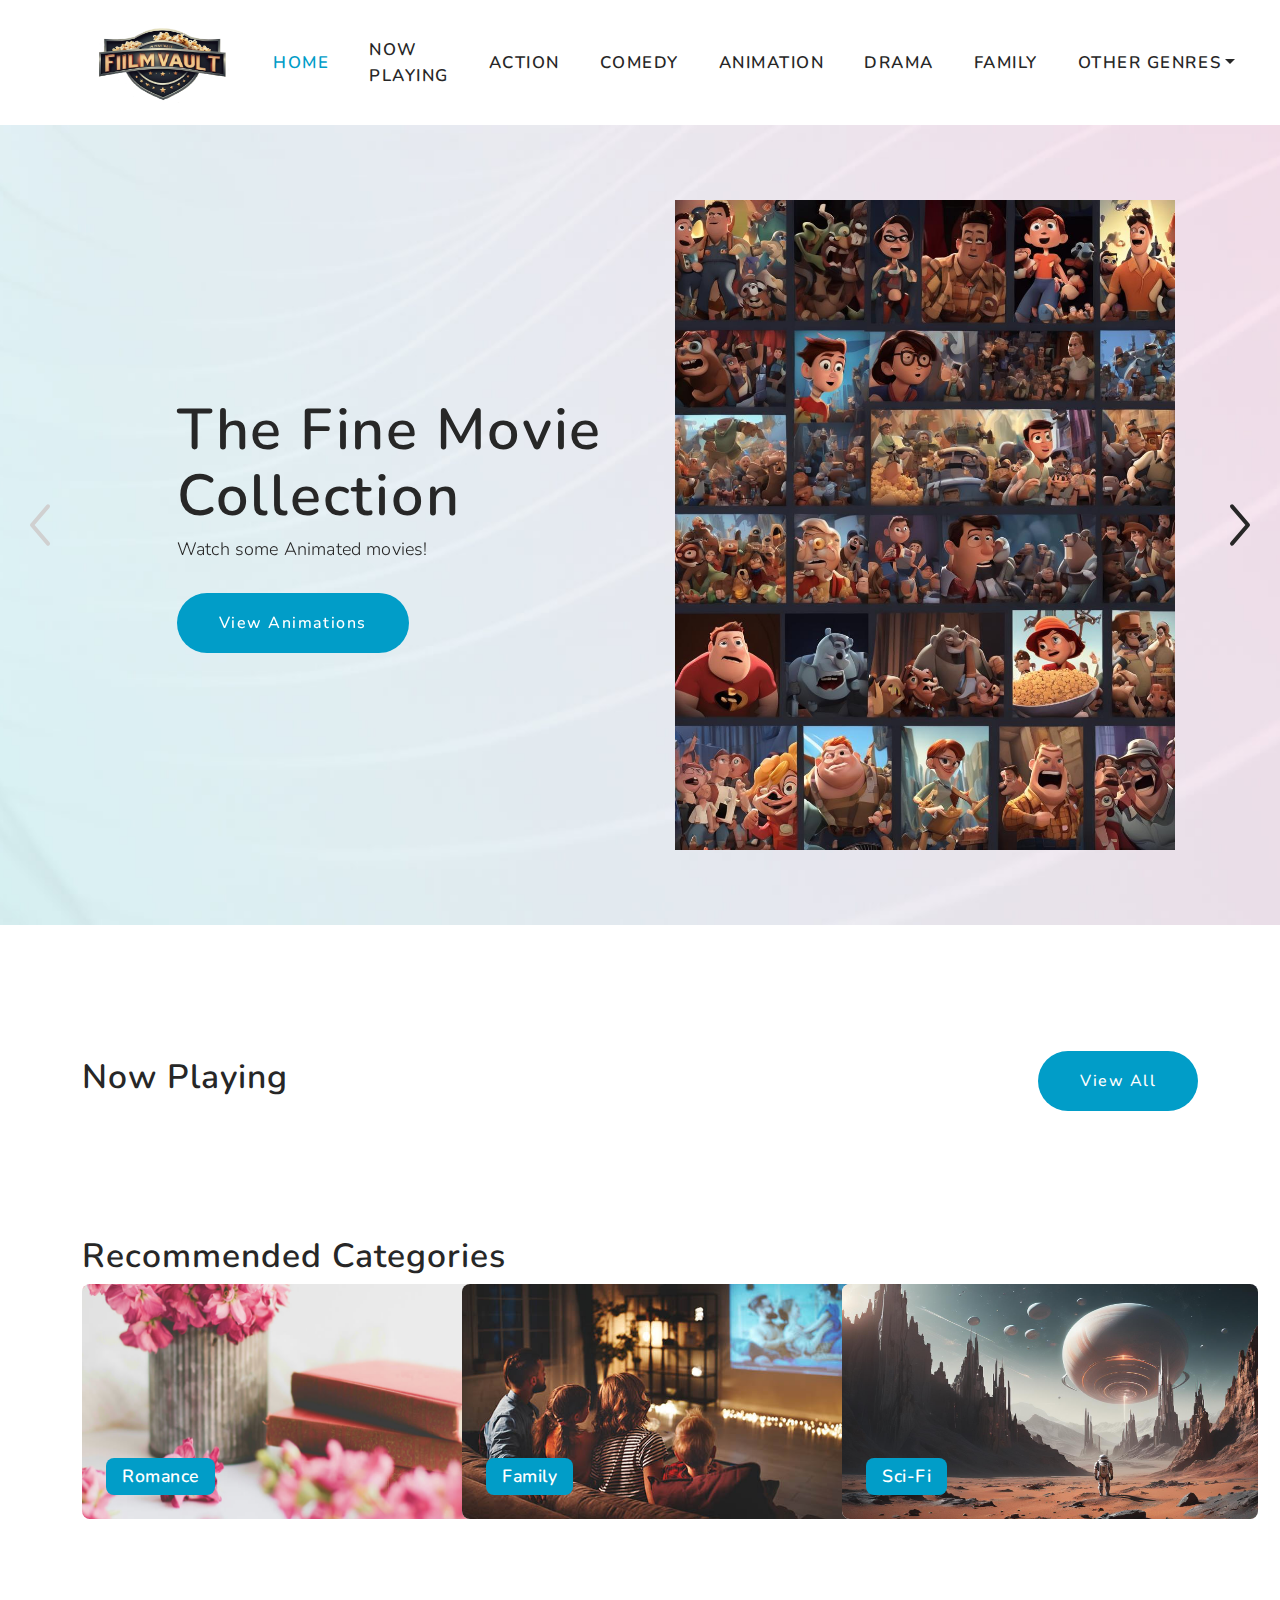
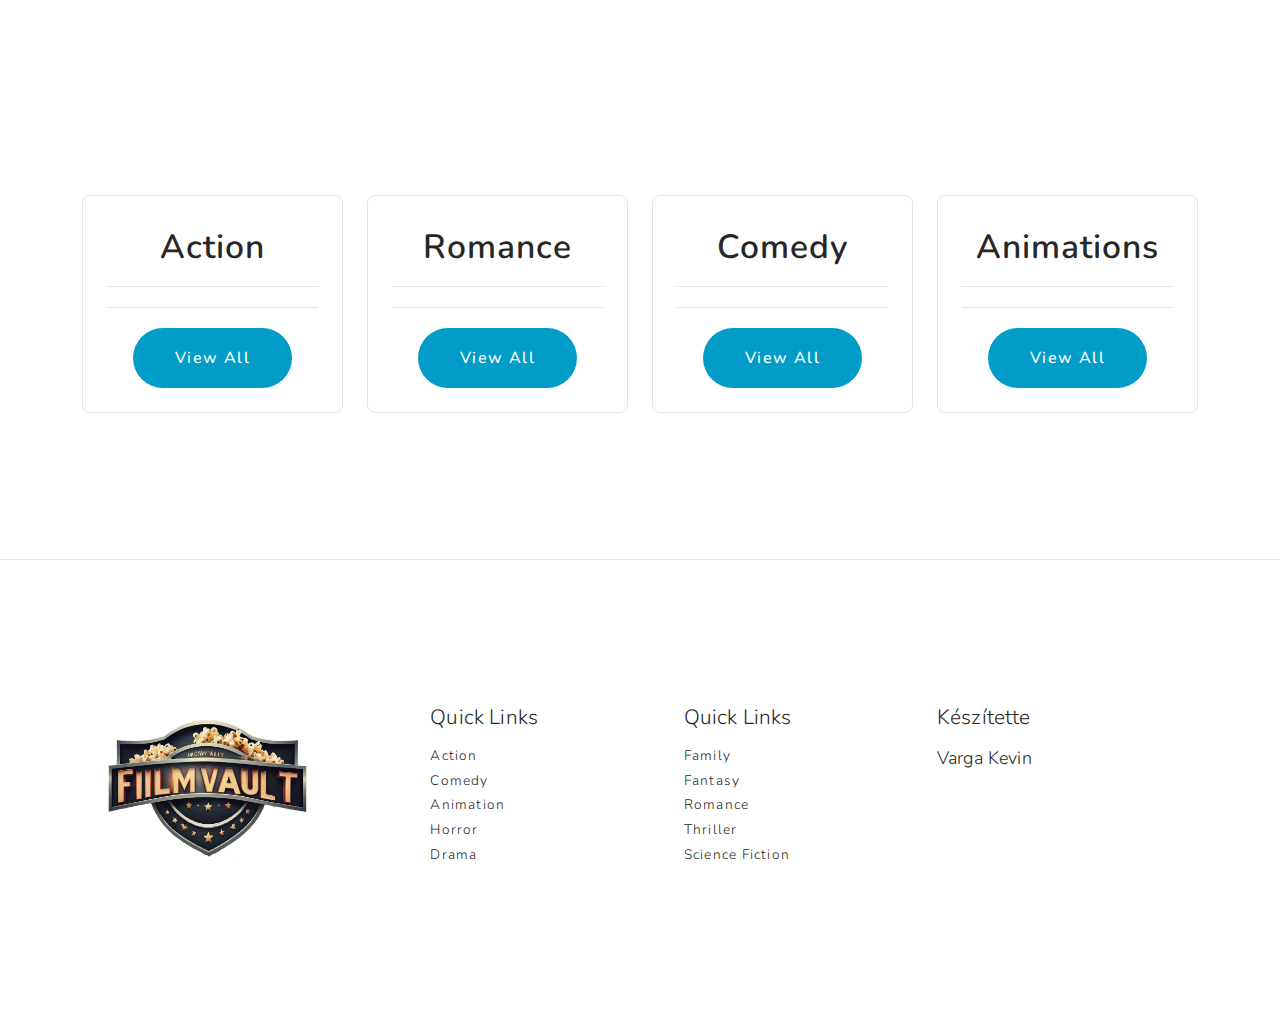
<file: FilmVault/index.html>
<!DOCTYPE html>
<html>
  <head>
    <title>FilmVault</title>
    <meta charset="utf-8">
    <meta http-equiv="X-UA-Compatible" content="IE=edge">
    <meta name="viewport" content="width=device-width, initial-scale=1.0">
    <meta name="format-detection" content="telephone=no">
    <meta name="apple-mobile-web-app-capable" content="yes">
    <meta name="author" content="">
    <meta name="keywords" content="">
    <meta name="description" content="">
    <link rel="stylesheet" type="text/css" href="css/bootstrap.min.css">
    <link rel="stylesheet" type="text/css" href="style.css">
    <link rel="stylesheet" href="https://cdn.jsdelivr.net/npm/swiper@9/swiper-bundle.min.css" />
    <link rel="preconnect" href="https://fonts.googleapis.com">
    <link rel="preconnect" href="https://fonts.gstatic.com" crossorigin>
    <link href="https://fonts.googleapis.com/css2?family=Nunito:ital,wght@0,200..1000;1,200..1000&display=swap" rel="stylesheet">
  </head>
  <body>
    <svg xmlns="http://www.w3.org/2000/svg" style="display: none;">
      <symbol xmlns="http://www.w3.org/2000/svg" id="alt-arrow-right-outline" viewBox="0 0 24 24">
        <path fill="currentColor" fill-rule="evenodd"
          d="M8.512 4.43a.75.75 0 0 1 1.057.082l6 7a.75.75 0 0 1 0 .976l-6 7a.75.75 0 0 1-1.138-.976L14.012 12L8.431 5.488a.75.75 0 0 1 .08-1.057"
          clip-rule="evenodd" />
      </symbol>
      <symbol xmlns="http://www.w3.org/2000/svg" id="alt-arrow-left-outline" viewBox="0 0 24 24">
        <path fill="currentColor" fill-rule="evenodd"
          d="M15.488 4.43a.75.75 0 0 1 .081 1.058L9.988 12l5.581 6.512a.75.75 0 1 1-1.138.976l-6-7a.75.75 0 0 1 0-.976l6-7a.75.75 0 0 1 1.057-.081"
          clip-rule="evenodd" />
      </symbol>
      <symbol xmlns="http://www.w3.org/2000/svg" id="star-fill" fill="#FFC107" viewBox="0 0 24 24">
        <path
          d="M9.153 5.408C10.42 3.136 11.053 2 12 2c.947 0 1.58 1.136 2.847 3.408l.328.588c.36.646.54.969.82 1.182c.28.213.63.292 1.33.45l.636.144c2.46.557 3.689.835 3.982 1.776c.292.94-.546 1.921-2.223 3.882l-.434.507c-.476.557-.715.836-.822 1.18c-.107.345-.071.717.001 1.46l.066.677c.253 2.617.38 3.925-.386 4.506c-.766.582-1.918.051-4.22-1.009l-.597-.274c-.654-.302-.981-.452-1.328-.452c-.347 0-.674.15-1.328.452l-.596.274c-2.303 1.06-3.455 1.59-4.22 1.01c-.767-.582-.64-1.89-.387-4.507l.066-.676c.072-.744.108-1.116 0-1.46c-.106-.345-.345-.624-.821-1.18l-.434-.508c-1.677-1.96-2.515-2.941-2.223-3.882c.293-.941 1.523-1.22 3.983-1.776l.636-.144c.699-.158 1.048-.237 1.329-.45c.28-.213.46-.536.82-1.182z" />
      </symbol>
      <symbol xmlns="http://www.w3.org/2000/svg" id="star-empty" fill="#FFC107" viewBox="0 0 16 16">
        <path
          d="M2.866 14.85c-.078.444.36.791.746.593l4.39-2.256 4.389 2.256c.386.198.824-.149.746-.592l-.83-4.73 3.522-3.356c.33-.314.16-.888-.282-.95l-4.898-.696L8.465.792a.513.513 0 0 0-.927 0L5.354 5.12l-4.898.696c-.441.062-.612.636-.283.95l3.523 3.356-.83 4.73zm4.905-2.767-3.686 1.894.694-3.957a.565.565 0 0 0-.163-.505L1.71 6.745l4.052-.576a.525.525 0 0 0 .393-.288L8 2.223l1.847 3.658a.525.525 0 0 0 .393.288l4.052.575-2.906 2.77a.565.565 0 0 0-.163.506l.694 3.957-3.686-1.894a.503.503 0 0 0-.461 0z" />
      </symbol>
      <symbol xmlns="http://www.w3.org/2000/svg" id="star-half" fill="#FFC107" viewBox="0 0 16 16">
        <path
          d="M5.354 5.119 7.538.792A.516.516 0 0 1 8 .5c.183 0 .366.097.465.292l2.184 4.327 4.898.696A.537.537 0 0 1 16 6.32a.548.548 0 0 1-.17.445l-3.523 3.356.83 4.73c.078.443-.36.79-.746.592L8 13.187l-4.389 2.256a.52.52 0 0 1-.146.05c-.342.06-.668-.254-.6-.642l.83-4.73L.173 6.765a.55.55 0 0 1-.172-.403.58.58 0 0 1 .085-.302.513.513 0 0 1 .37-.245l4.898-.696zM8 12.027a.5.5 0 0 1 .232.056l3.686 1.894-.694-3.957a.565.565 0 0 1 .162-.505l2.907-2.77-4.052-.576a.525.525 0 0 1-.393-.288L8.001 2.223 8 2.226v9.8z" />
      </symbol>
      <symbol xmlns="http://www.w3.org/2000/svg" id="nav-icon" viewBox="0 0 16 16">
        <path
          d="M14 10.5a.5.5 0 0 0-.5-.5h-3a.5.5 0 0 0 0 1h3a.5.5 0 0 0 .5-.5zm0-3a.5.5 0 0 0-.5-.5h-7a.5.5 0 0 0 0 1h7a.5.5 0 0 0 .5-.5zm0-3a.5.5 0 0 0-.5-.5h-11a.5.5 0 0 0 0 1h11a.5.5 0 0 0 .5-.5z" />
      </symbol>
      <symbol xmlns="http://www.w3.org/2000/svg" id="close" viewBox="0 0 16 16">
        <path
          d="M2.146 2.854a.5.5 0 1 1 .708-.708L8 7.293l5.146-5.147a.5.5 0 0 1 .708.708L8.707 8l5.147 5.146a.5.5 0 0 1-.708.708L8 8.707l-5.146 5.147a.5.5 0 0 1-.708-.708L7.293 8 2.146 2.854Z" />
      </symbol>
      <symbol xmlns="http://www.w3.org/2000/svg" id="navbar-icon" viewBox="0 0 16 16">
        <path
          d="M14 10.5a.5.5 0 0 0-.5-.5h-3a.5.5 0 0 0 0 1h3a.5.5 0 0 0 .5-.5zm0-3a.5.5 0 0 0-.5-.5h-7a.5.5 0 0 0 0 1h7a.5.5 0 0 0 .5-.5zm0-3a.5.5 0 0 0-.5-.5h-11a.5.5 0 0 0 0 1h11a.5.5 0 0 0 .5-.5z" />
      </symbol>
      <symbol xmlns="http://www.w3.org/2000/svg" id="youtube" fill="#D4C5BA" viewBox="0 0 32 32">
        <path fill="currentColor"
          d="M29.41 9.26a3.5 3.5 0 0 0-2.47-2.47C24.76 6.2 16 6.2 16 6.2s-8.76 0-10.94.59a3.5 3.5 0 0 0-2.47 2.47A36.13 36.13 0 0 0 2 16a36.13 36.13 0 0 0 .59 6.74a3.5 3.5 0 0 0 2.47 2.47c2.18.59 10.94.59 10.94.59s8.76 0 10.94-.59a3.5 3.5 0 0 0 2.47-2.47A36.13 36.13 0 0 0 30 16a36.13 36.13 0 0 0-.59-6.74ZM13.2 20.2v-8.4l7.27 4.2Z" />
      </symbol>
    </svg>

    <header id="header" class="site-header">
      <nav id="header-nav" class="navbar navbar-expand-lg py-3">
        <div class="container">
          <a class="navbar-brand" href="index.html">
            <img src="images/main-logo.png" class="logo">
          </a>
          <button class="navbar-toggler d-flex d-lg-none order-3 p-2" type="button" data-bs-toggle="offcanvas"
            data-bs-target="#bdNavbar" aria-controls="bdNavbar" aria-expanded="false" aria-label="Toggle navigation">
            <svg class="navbar-icon">
              <use xlink:href="#navbar-icon"></use>
            </svg>
          </button>
          <div class="offcanvas offcanvas-end" tabindex="-1" id="bdNavbar" aria-labelledby="bdNavbarOffcanvasLabel">
            <div class="offcanvas-header px-4 pb-0">
              <a class="navbar-brand" href="index.html">
                <img src="images/main-logo.png" class="logo">
              </a>
              <button type="button" class="btn-close btn-close-black" data-bs-dismiss="offcanvas" aria-label="Close"
                data-bs-target="#bdNavbar"></button>
            </div>
            <div class="offcanvas-body">
              <ul id="navbar"
                class="navbar-nav text-uppercase justify-content-start justify-content-lg-center align-items-start align-items-lg-center flex-grow-1">
                <li class="nav-item">
                  <a class="nav-link me-4 active" href="index.html">Home</a>
                </li>
                <li class="nav-item">
                  <a class="nav-link me-4" href="genre.html?genre=1&label=Now%20Playing">Now Playing</a>
              </li>
                <li class="nav-item">
                    <a class="nav-link me-4" href="genre.html?genre=28&label=Action">Action</a>
                </li>
                <li class="nav-item">
                    <a class="nav-link me-4" href="genre.html?genre=35&label=Comedy">Comedy</a>
                </li>
                <li class="nav-item">
                    <a class="nav-link me-4" href="genre.html?genre=16&label=Animation">Animation</a>
                </li>
                <li class="nav-item">
                    <a class="nav-link me-4" href="genre.html?genre=18&label=Drama">Drama</a>
                </li>
                <li class="nav-item">
                    <a class="nav-link me-4" href="genre.html?genre=10751&label=Family">Family</a>
                </li>
                
                <li class="nav-item dropdown">
                  <a class="nav-link me-4 dropdown-toggle" data-bs-toggle="dropdown" href="#" role="button"
                    aria-expanded="false">Other Genres</a>
                  <ul class="dropdown-menu animate slide border">
                    <li>
                        <a href="genre.html?genre=14&label=Fantasy" class="dropdown-item fw-light">Fantasy</a>
                    </li>
                    <li>
                        <a href="genre.html?genre=12&label=Adventure" class="dropdown-item fw-light">Adventure</a>
                    </li>
                    <li>
                        <a href="genre.html?genre=10749&label=Romance" class="dropdown-item fw-light">Romance</a>
                    </li>
                    <li>
                        <a href="genre.html?genre=878&label=Science%20Fiction"
                            class="dropdown-item fw-light">Science Fiction</a>
                    </li>
                    <li class="nav-item">
                      <a class="nav-link me-4" href="genre.html?genre=27&label=Horror">Horror</a>
                  </li>
                    <li>
                        <a href="genre.html?genre=53&label=Thriller" class="dropdown-item fw-light">Thriller</a>
                    </li>
                    <li>
                        <a href="genre.html?genre=80&label=Crime" class="dropdown-item fw-light">Crime</a>
                    </li>
                    <li>
                        <a href="genre.html?genre=10402&label=Music" class="dropdown-item fw-light">Music</a>
                    </li>
                    <li>
                        <a href="genre.html?genre=36&label=History" class="dropdown-item fw-light">History</a>
                    </li>
                    <li>
                        <a href="genre.html?genre=99&label=Documentary"
                            class="dropdown-item fw-light">Documentary</a>
                    </li>
                    <li>
                        <a href="genre.html?genre=9648&label=Mystery" class="dropdown-item fw-light">Mystery</a>
                    </li>
                    <li>
                        <a href="genre.html?genre=10770&label=TV%20Movie" class="dropdown-item fw-light">TV
                            Movie</a>
                    </li>
                    <li>
                        <a href="genre.html?genre=10752&label=War" class="dropdown-item fw-light">War</a>
                    </li>
                    <li>
                        <a href="genre.html?genre=37&label=Western" class="dropdown-item fw-light">Western</a>
                    </li>
                  </ul>
                </li>
              </ul>
            </div>
          </div>
        </div>
      </nav>

    </header>

    <section id="billboard" class="position-relative d-flex align-items-center py-5 bg-light-gray"
      style="background-image: url(images/banner-image-bg.jpg); background-size: cover; background-repeat: no-repeat; background-position: center; height: 800px;">
      <div class="position-absolute end-0 pe-0 pe-xxl-5 me-0 me-xxl-5 swiper-next main-slider-button-next">
        <svg class="chevron-forward-circle d-flex justify-content-center align-items-center p-2" width="80" height="80">
          <use xlink:href="#alt-arrow-right-outline"></use>
        </svg>
      </div>
      <div class="position-absolute start-0 ps-0 ps-xxl-5 ms-0 ms-xxl-5 swiper-prev main-slider-button-prev">
        <svg class="chevron-back-circle d-flex justify-content-center align-items-center p-2" width="80" height="80">
          <use xlink:href="#alt-arrow-left-outline"></use>
        </svg>
      </div>
      <div class="swiper main-swiper">
        <div class="swiper-wrapper d-flex align-items-center">
          <div class="swiper-slide">
            <div class="container">
              <div class="row d-flex flex-column-reverse flex-md-row align-items-center">
                <div class="col-md-5 offset-md-1 mt-5 mt-md-0 text-center text-md-start">
                  <div class="banner-content">
                    <h2>The Fine Movie Collection</h2>
                    <p>Watch some Animated movies! </p>
                    <a href="genre.html?genre=16&label=Animation" class="btn mt-3">View Animations</a>
                  </div>
                </div>
                <div class="col-md-6 text-center">
                  <div class="image-holder">
                    <img src="images/animated-movie.jpg" class="img-fluid banner-img" alt="banner">
                  </div>
                </div>
              </div>
            </div>
          </div>
          <div class="swiper-slide">
            <div class="container">
              <div class="row d-flex flex-column-reverse flex-md-row align-items-center">
                <div class="col-md-5 offset-md-1 mt-5 mt-md-0 text-center text-md-start">
                  <div class="banner-content">
                    <h2>The Fine Movie Collection</h2>
                    <p>Watch some Comedy movies!</p>
                    <a href="genre.html?genre=35&label=Comedy" class="btn mt-3">View Comedies</a>
                  </div>
                </div>
                <div class="col-md-6 text-center">
                  <div class="image-holder">
                    <img src="images/comedy-movie.jpeg" class="img-fluid banner-img" alt="banner">
                  </div>
                </div>
              </div>
            </div>
          </div>
          <div class="swiper-slide">
            <div class="container">
              <div class="row d-flex flex-column-reverse flex-md-row align-items-center">
                <div class="col-md-5 offset-md-1 mt-5 mt-md-0 text-center text-md-start">
                  <div class="banner-content">
                    <h2>The Fine Movie Collection</h2>
                    <p>Watch some Horror movies!</p>
                    <a href="genre.html?genre=27&label=Horror" class="btn mt-3">View Horrors</a>
                  </div>
                </div>
                <div class="col-md-6 text-center">
                  <div class="image-holder">
                    <img src="images/horror-movie.jpg" class="img-fluid banner-img" alt="banner">
                  </div>
                </div>
              </div>
            </div>
          </div>
        </div>
      </div>
    </section>

    <section id="movies" class="position-relative padding-large ">
      <div class="container">
        <div class="section-title d-md-flex justify-content-between align-items-center mb-4">
          <h3 class="d-flex align-items-center" id="movieGenreLabel">Now playing</h3>
          <a href="genre.html?genre=1&label=Now%20Playing" class="btn">View All</a>
        </div>
        <div class="position-absolute top-50 end-0 pe-0 pe-xxl-5 me-0 me-xxl-5 swiper-next product-slider-button-next">
          <svg class="chevron-forward-circle d-flex justify-content-center align-items-center p-2" width="80" height="80">
            <use xlink:href="#alt-arrow-right-outline"></use>
          </svg>
        </div>
        <div class="position-absolute top-50 start-0 ps-0 ps-xxl-5 ms-0 ms-xxl-5 swiper-prev product-slider-button-prev">
          <svg class="chevron-back-circle d-flex justify-content-center align-items-center p-2" width="80" height="80">
            <use xlink:href="#alt-arrow-left-outline"></use>
          </svg>
        </div>
        <div class="swiper product-swiper">
          <div class="swiper-wrapper" id="movie-grid">
          </div>
        </div>
      </div>
    </section>

    <section id="categories" class="padding-large pt-0">
      <div class="container">
        <div class="section-title overflow-hidden mb-4">
          <h3 class="d-flex align-items-center">Recommended Categories</h3>
        </div>
        <div class="row">
          <div class="col-md-4">
            <div class="card mb-4 border-0 rounded-3 position-relative category-image">
              <a href="genre.html?genre=10749&label=Romance">
                <img src="images/category1.jpg" class="img-fluid rounded-3 category-image">
                <h6 class=" position-absolute bottom-0 bg-primary m-4 py-2 px-3 rounded-3"><a href="shop.html"
                    class="text-white">Romance</a></h6>
              </a>
            </div>
          </div>
          <div class="col-md-4">
            <div class="card text-center mb-4 border-0 rounded-3 category-image">
              <a href="genre.html?genre=10751&label=Family">
                <img src="images/family-movie.png" class="img-fluid rounded-3 category-image">
                <h6 class=" position-absolute bottom-0 bg-primary m-4 py-2 px-3 rounded-3"><a href="shop.html"
                    class="text-white">Family</a></h6>
              </a>
            </div>
          </div>
          <div class="col-md-4">
            <div class="card text-center mb-4 border-0 rounded-3 category-image">
              <a href="genre.html?genre=878&label=Science%20Fiction">
                <img src="images/sci-fi-movie.png" class="img-fluid rounded-3 category-image">
                <h6 class=" position-absolute bottom-0 bg-primary m-4 py-2 px-3 rounded-3"><a href="shop.html"
                    class="text-white">Sci-Fi</a></h6>
              </a>
            </div>
          </div>
        </div>
      </div>
    </section>

    <section id="genres-listing" class="padding-large">
      <div class="container">
        <div class="row">
          <div class="col-md-6 mb-4 mb-lg-0 col-lg-3">
            <div class="featured border rounded-3 p-4">
              <div class="section-title overflow-hidden mt-2">
                <h3 class="d-flex flex-column mb-0">Action</h3>
              </div>
              <hr class="gray-400"><hr class="gray-400">
              <div class="items-lists" id="action-movies">
               <!-- ACTION MOVIES | Filled by js -->
              </div>
              <div class="d-flex justify-content-center">
                <a href="shop.html" class="btn">View All</a>
              </div>
            </div>
          </div>
          <div class="col-md-6 mb-4 mb-lg-0 col-lg-3">
            <div class="latest-items border rounded-3 p-4">
              <div class="section-title overflow-hidden mt-2">
                <h3 class="d-flex flex-column mb-0">Romance</h3>
              </div>
              <hr class="gray-400"><hr class="gray-400">
              <div class="items-lists" id="romance-movies">
                <!-- ROMANCE MOVIES | Filled by js -->
              </div>
              <div class="d-flex justify-content-center">
                <a href="shop.html" class="btn">View All</a>
              </div>
            </div>
          </div>
          <div class="col-md-6 mb-4 mb-lg-0 col-lg-3">
            <div class="best-reviewed border rounded-3 p-4">
              <div class="section-title overflow-hidden mt-2">
                <h3 class="d-flex flex-column mb-0">Comedy</h3>
              </div>
              <hr class="gray-400"><hr class="gray-400">
              <div class="items-lists" id="comedy-movies">
                <!-- COMEDY MOVIES -->
              </div>
              <div class="d-flex justify-content-center">
                <a href="shop.html" class="btn">View All</a>
              </div>
            </div>
          </div>
          <div class="col-md-6 mb-4 mb-lg-0 col-lg-3">
            <div class="on-sale border rounded-3 p-4">
              <div class="section-title overflow-hidden mt-2">
                <h3 class="d-flex flex-column mb-0">Animations</h3>
                
              </div>
              <hr class="gray-400"><hr class="gray-400">
              <div class="items-lists" id="animation-movies">
                <!-- ANIMATED MOVIES -->
              </div>
              <div class="d-flex justify-content-center">
                <a href="shop.html" class="btn">View All</a>
              </div>
            </div>
          </div>
        </div>
      </div>
    </section>
<hr>
    <footer id="footer" class="padding-large">
      <div class="container">
        <div class="row">
          <div class="footer-top-area">
            <div class="row d-flex flex-wrap justify-content-between">
              <div class="col-lg-3 col-sm-6 pb-3">
                <div class="footer-menu">
                  <img src="images/main-logo.png" alt="logo" class="img-fluid mb-2">
                </div>
              </div>
              <div class="col-lg-2 col-sm-6 pb-3">
                <div class="footer-menu text-capitalize">
                  <h5 class="widget-title pb-2">Quick Links</h5>
                  <ul class="menu-list list-unstyled text-capitalize">
                    <li class="menu-item mb-1">
                      <a class="nav-link me-4" href="genre.html?genre=28&label=Action">Action</a>
                    </li>
                    <li class="menu-item mb-1">
                      <a class="nav-link me-4" href="genre.html?genre=35&label=Comedy">Comedy</a>
                    </li>
                    <li class="menu-item mb-1">
                      <a class="nav-link me-4" href="genre.html?genre=16&label=Animation">Animation</a>
                    </li>
                    <li class="menu-item mb-1">
                      <a class="nav-link me-4" href="genre.html?genre=27&label=Horror">Horror</a>
                    </li>
                    <li class="menu-item mb-1">
                      <a class="nav-link me-4" href="genre.html?genre=18&label=Drama">Drama</a>
                    </li>
                  </ul>
                </div>
              </div>
              <div class="col-lg-2 col-sm-6 pb-3">
                <div class="footer-menu text-capitalize">
                  <h5 class="widget-title pb-2">Quick Links</h5>
                  <ul class="menu-list list-unstyled text-capitalize">
                    <li class="menu-item mb-1">
                      <a class="nav-link me-4" href="genre.html?genre=10751&label=Family">Family</a>
                    </li>
                    <li class="menu-item mb-1">
                      <a href="genre.html?genre=14&label=Fantasy" class="dropdown-item fw-light">Fantasy</a>
                    </li>
                    <li class="menu-item mb-1">
                      <a href="genre.html?genre=10749&label=Romance" class="dropdown-item fw-light">Romance</a>
                    </li>
                    <li class="menu-item mb-1">
                      <a href="genre.html?genre=53&label=Thriller" class="dropdown-item fw-light">Thriller</a>
                    </li>
                    <li class="menu-item mb-1">
                      <a href="genre.html?genre=878&label=Science%20Fiction"
                            class="dropdown-item fw-light">Science Fiction</a>
                    </li>
                  </ul>
                </div>
              </div>
              <div class="col-lg-3 col-sm-6 pb-3">
                <div class="footer-menu contact-item">
                  <h5 class="widget-title text-capitalize pb-2">Készítette</h5>
                  <p>Varga Kevin</p>
                </div>
              </div>
            </div>
          </div>
        </div>
      </div>
    </footer>

    <script src="js/jquery-1.11.0.min.js"></script>
    <script src="js/swiper-bundle.min.js"></script>
    <script src="https://cdn.jsdelivr.net/npm/bootstrap@5.3.3/dist/js/bootstrap.bundle.min.js"></script>
    <script src="https://cdn.jsdelivr.net/npm/swiper/swiper-bundle.min.js"></script>
    <script type="text/javascript" src="js/script.js"></script>
  </body>
</html>
</file>
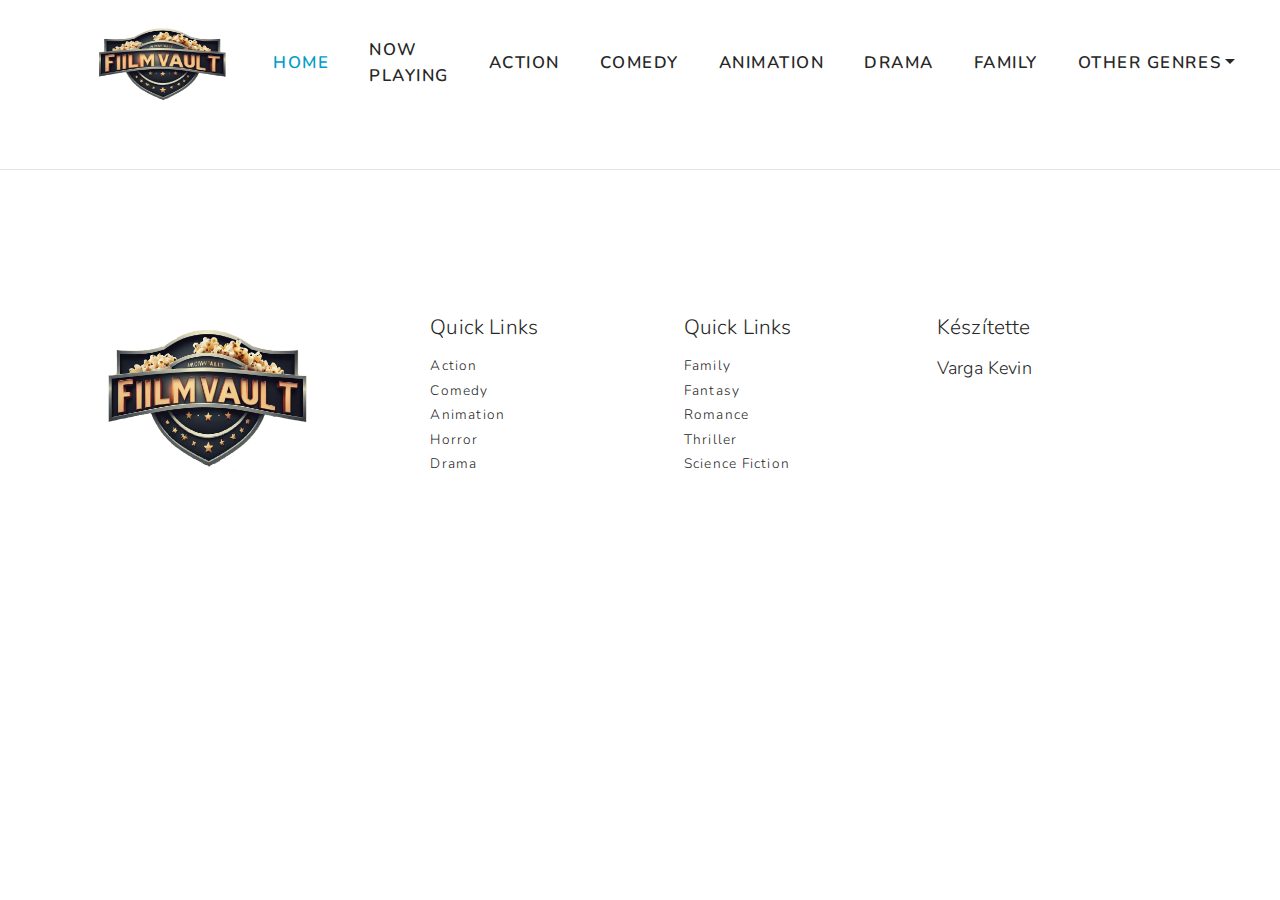
<file: FilmVault/genre.html>
<!DOCTYPE html>
<html>
  <head>
    <title>FilmVault</title>
    <meta charset="utf-8">
    <meta http-equiv="X-UA-Compatible" content="IE=edge">
    <meta name="viewport" content="width=device-width, initial-scale=1.0">
    <meta name="format-detection" content="telephone=no">
    <meta name="apple-mobile-web-app-capable" content="yes">
    <meta name="author" content="">
    <meta name="keywords" content="">
    <meta name="description" content="">
    <link rel="stylesheet" type="text/css" href="css/bootstrap.min.css">
    <link rel="stylesheet" type="text/css" href="style.css">
    <link rel="stylesheet" href="https://cdn.jsdelivr.net/npm/swiper@9/swiper-bundle.min.css" />
    <link rel="preconnect" href="https://fonts.googleapis.com">
    <link rel="preconnect" href="https://fonts.gstatic.com" crossorigin>
    <link href="https://fonts.googleapis.com/css2?family=Nunito:ital,wght@0,200..1000;1,200..1000&display=swap" rel="stylesheet">
  </head>
  <body>
    <svg xmlns="http://www.w3.org/2000/svg" style="display: none;">
      <symbol xmlns="http://www.w3.org/2000/svg" id="alt-arrow-right-outline" viewBox="0 0 24 24">
        <path fill="currentColor" fill-rule="evenodd"
          d="M8.512 4.43a.75.75 0 0 1 1.057.082l6 7a.75.75 0 0 1 0 .976l-6 7a.75.75 0 0 1-1.138-.976L14.012 12L8.431 5.488a.75.75 0 0 1 .08-1.057"
          clip-rule="evenodd" />
      </symbol>
      <symbol xmlns="http://www.w3.org/2000/svg" id="alt-arrow-left-outline" viewBox="0 0 24 24">
        <path fill="currentColor" fill-rule="evenodd"
          d="M15.488 4.43a.75.75 0 0 1 .081 1.058L9.988 12l5.581 6.512a.75.75 0 1 1-1.138.976l-6-7a.75.75 0 0 1 0-.976l6-7a.75.75 0 0 1 1.057-.081"
          clip-rule="evenodd" />
      </symbol>
      <symbol xmlns="http://www.w3.org/2000/svg" id="star-fill" fill="#FFC107" viewBox="0 0 24 24">
        <path
          d="M9.153 5.408C10.42 3.136 11.053 2 12 2c.947 0 1.58 1.136 2.847 3.408l.328.588c.36.646.54.969.82 1.182c.28.213.63.292 1.33.45l.636.144c2.46.557 3.689.835 3.982 1.776c.292.94-.546 1.921-2.223 3.882l-.434.507c-.476.557-.715.836-.822 1.18c-.107.345-.071.717.001 1.46l.066.677c.253 2.617.38 3.925-.386 4.506c-.766.582-1.918.051-4.22-1.009l-.597-.274c-.654-.302-.981-.452-1.328-.452c-.347 0-.674.15-1.328.452l-.596.274c-2.303 1.06-3.455 1.59-4.22 1.01c-.767-.582-.64-1.89-.387-4.507l.066-.676c.072-.744.108-1.116 0-1.46c-.106-.345-.345-.624-.821-1.18l-.434-.508c-1.677-1.96-2.515-2.941-2.223-3.882c.293-.941 1.523-1.22 3.983-1.776l.636-.144c.699-.158 1.048-.237 1.329-.45c.28-.213.46-.536.82-1.182z" />
      </symbol>
      <symbol xmlns="http://www.w3.org/2000/svg" id="star-empty" fill="#FFC107" viewBox="0 0 16 16">
        <path
          d="M2.866 14.85c-.078.444.36.791.746.593l4.39-2.256 4.389 2.256c.386.198.824-.149.746-.592l-.83-4.73 3.522-3.356c.33-.314.16-.888-.282-.95l-4.898-.696L8.465.792a.513.513 0 0 0-.927 0L5.354 5.12l-4.898.696c-.441.062-.612.636-.283.95l3.523 3.356-.83 4.73zm4.905-2.767-3.686 1.894.694-3.957a.565.565 0 0 0-.163-.505L1.71 6.745l4.052-.576a.525.525 0 0 0 .393-.288L8 2.223l1.847 3.658a.525.525 0 0 0 .393.288l4.052.575-2.906 2.77a.565.565 0 0 0-.163.506l.694 3.957-3.686-1.894a.503.503 0 0 0-.461 0z" />
      </symbol>
      <symbol xmlns="http://www.w3.org/2000/svg" id="star-half" fill="#FFC107" viewBox="0 0 16 16">
        <path
          d="M5.354 5.119 7.538.792A.516.516 0 0 1 8 .5c.183 0 .366.097.465.292l2.184 4.327 4.898.696A.537.537 0 0 1 16 6.32a.548.548 0 0 1-.17.445l-3.523 3.356.83 4.73c.078.443-.36.79-.746.592L8 13.187l-4.389 2.256a.52.52 0 0 1-.146.05c-.342.06-.668-.254-.6-.642l.83-4.73L.173 6.765a.55.55 0 0 1-.172-.403.58.58 0 0 1 .085-.302.513.513 0 0 1 .37-.245l4.898-.696zM8 12.027a.5.5 0 0 1 .232.056l3.686 1.894-.694-3.957a.565.565 0 0 1 .162-.505l2.907-2.77-4.052-.576a.525.525 0 0 1-.393-.288L8.001 2.223 8 2.226v9.8z" />
      </symbol>
      <symbol xmlns="http://www.w3.org/2000/svg" id="nav-icon" viewBox="0 0 16 16">
        <path
          d="M14 10.5a.5.5 0 0 0-.5-.5h-3a.5.5 0 0 0 0 1h3a.5.5 0 0 0 .5-.5zm0-3a.5.5 0 0 0-.5-.5h-7a.5.5 0 0 0 0 1h7a.5.5 0 0 0 .5-.5zm0-3a.5.5 0 0 0-.5-.5h-11a.5.5 0 0 0 0 1h11a.5.5 0 0 0 .5-.5z" />
      </symbol>
      <symbol xmlns="http://www.w3.org/2000/svg" id="close" viewBox="0 0 16 16">
        <path
          d="M2.146 2.854a.5.5 0 1 1 .708-.708L8 7.293l5.146-5.147a.5.5 0 0 1 .708.708L8.707 8l5.147 5.146a.5.5 0 0 1-.708.708L8 8.707l-5.146 5.147a.5.5 0 0 1-.708-.708L7.293 8 2.146 2.854Z" />
      </symbol>
      <symbol xmlns="http://www.w3.org/2000/svg" id="navbar-icon" viewBox="0 0 16 16">
        <path
          d="M14 10.5a.5.5 0 0 0-.5-.5h-3a.5.5 0 0 0 0 1h3a.5.5 0 0 0 .5-.5zm0-3a.5.5 0 0 0-.5-.5h-7a.5.5 0 0 0 0 1h7a.5.5 0 0 0 .5-.5zm0-3a.5.5 0 0 0-.5-.5h-11a.5.5 0 0 0 0 1h11a.5.5 0 0 0 .5-.5z" />
      </symbol>
    </svg>

    <header id="header" class="site-header">
      <nav id="header-nav" class="navbar navbar-expand-lg py-3">
        <div class="container">
          <a class="navbar-brand" href="index.html">
            <img src="images/main-logo.png" class="logo">
          </a>
          <button class="navbar-toggler d-flex d-lg-none order-3 p-2" type="button" data-bs-toggle="offcanvas"
            data-bs-target="#bdNavbar" aria-controls="bdNavbar" aria-expanded="false" aria-label="Toggle navigation">
            <svg class="navbar-icon">
              <use xlink:href="#navbar-icon"></use>
            </svg>
          </button>
          <div class="offcanvas offcanvas-end" tabindex="-1" id="bdNavbar" aria-labelledby="bdNavbarOffcanvasLabel">
            <div class="offcanvas-header px-4 pb-0">
              <a class="navbar-brand" href="index.html">
                <img src="images/main-logo.png" class="logo">
              </a>
              <button type="button" class="btn-close btn-close-black" data-bs-dismiss="offcanvas" aria-label="Close"
                data-bs-target="#bdNavbar"></button>
            </div>
            <div class="offcanvas-body">
              <ul id="navbar"
                class="navbar-nav text-uppercase justify-content-start justify-content-lg-center align-items-start align-items-lg-center flex-grow-1">
                <li class="nav-item">
                  <a class="nav-link me-4 active" href="index.html">Home</a>
                </li>
                <li class="nav-item">
                    <a class="nav-link me-4" href="genre.html?genre=1&label=Now%20Playing">Now Playing</a>
                </li>
                <li class="nav-item">
                    <a class="nav-link me-4" href="genre.html?genre=28&label=Action">Action</a>
                </li>
                <li class="nav-item">
                    <a class="nav-link me-4" href="genre.html?genre=35&label=Comedy">Comedy</a>
                </li>
                <li class="nav-item">
                    <a class="nav-link me-4" href="genre.html?genre=16&label=Animation">Animation</a>
                </li>
                <li class="nav-item">
                    <a class="nav-link me-4" href="genre.html?genre=18&label=Drama">Drama</a>
                </li>
                <li class="nav-item">
                    <a class="nav-link me-4" href="genre.html?genre=10751&label=Family">Family</a>
                </li>
                
                <li class="nav-item dropdown">
                  <a class="nav-link me-4 dropdown-toggle" data-bs-toggle="dropdown" href="#" role="button"
                    aria-expanded="false">Other Genres</a>
                  <ul class="dropdown-menu animate slide border">
                    <li>
                        <a href="genre.html?genre=14&label=Fantasy" class="dropdown-item fw-light">Fantasy</a>
                    </li>
                    <li>
                        <a href="genre.html?genre=12&label=Adventure" class="dropdown-item fw-light">Adventure</a>
                    </li>
                    <li>
                        <a href="genre.html?genre=10749&label=Romance" class="dropdown-item fw-light">Romance</a>
                    </li>
                    <li>
                        <a href="genre.html?genre=878&label=Science%20Fiction"
                            class="dropdown-item fw-light">Science Fiction</a>
                    </li>
                    <li class="nav-item">
                        <a class="nav-link me-4" href="genre.html?genre=27&label=Horror">Horror</a>
                    </li>
                    <li>
                        <a href="genre.html?genre=53&label=Thriller" class="dropdown-item fw-light">Thriller</a>
                    </li>
                    <li>
                        <a href="genre.html?genre=80&label=Crime" class="dropdown-item fw-light">Crime</a>
                    </li>
                    <li>
                        <a href="genre.html?genre=10402&label=Music" class="dropdown-item fw-light">Music</a>
                    </li>
                    <li>
                        <a href="genre.html?genre=36&label=History" class="dropdown-item fw-light">History</a>
                    </li>
                    <li>
                        <a href="genre.html?genre=99&label=Documentary"
                            class="dropdown-item fw-light">Documentary</a>
                    </li>
                    <li>
                        <a href="genre.html?genre=9648&label=Mystery" class="dropdown-item fw-light">Mystery</a>
                    </li>
                    <li>
                        <a href="genre.html?genre=10770&label=TV%20Movie" class="dropdown-item fw-light">TV
                            Movie</a>
                    </li>
                    <li>
                        <a href="genre.html?genre=10752&label=War" class="dropdown-item fw-light">War</a>
                    </li>
                    <li>
                        <a href="genre.html?genre=37&label=Western" class="dropdown-item fw-light">Western</a>
                    </li>
                  </ul>
                </li>
              </ul>
            </div>
          </div>
        </div>
      </nav>

    </header>

    <section class="light" >
        <div class="container py-2" id="movie-grid-genre">
            <div class="h1 text-center text-dark" id="pageHeaderTitle"></div>
                <!-- Movies display -->
        </div>
    </section>
    <hr>
    <footer id="footer" class="padding-large">
      <div class="container">
        <div class="row">
          <div class="footer-top-area">
            <div class="row d-flex flex-wrap justify-content-between">
              <div class="col-lg-3 col-sm-6 pb-3">
                <div class="footer-menu">
                  <img src="images/main-logo.png" alt="logo" class="img-fluid mb-2">
                </div>
              </div>
              <div class="col-lg-2 col-sm-6 pb-3">
                <div class="footer-menu text-capitalize">
                  <h5 class="widget-title pb-2">Quick Links</h5>
                  <ul class="menu-list list-unstyled text-capitalize">
                    <li class="menu-item mb-1">
                      <a class="nav-link me-4" href="genre.html?genre=28&label=Action">Action</a>
                    </li>
                    <li class="menu-item mb-1">
                      <a class="nav-link me-4" href="genre.html?genre=35&label=Comedy">Comedy</a>
                    </li>
                    <li class="menu-item mb-1">
                      <a class="nav-link me-4" href="genre.html?genre=16&label=Animation">Animation</a>
                    </li>
                    <li class="menu-item mb-1">
                      <a class="nav-link me-4" href="genre.html?genre=27&label=Horror">Horror</a>
                    </li>
                    <li class="menu-item mb-1">
                      <a class="nav-link me-4" href="genre.html?genre=18&label=Drama">Drama</a>
                    </li>
                  </ul>
                </div>
              </div>
              <div class="col-lg-2 col-sm-6 pb-3">
                <div class="footer-menu text-capitalize">
                  <h5 class="widget-title pb-2">Quick Links</h5>
                  <ul class="menu-list list-unstyled text-capitalize">
                    <li class="menu-item mb-1">
                      <a class="nav-link me-4" href="genre.html?genre=10751&label=Family">Family</a>
                    </li>
                    <li class="menu-item mb-1">
                      <a href="genre.html?genre=14&label=Fantasy" class="dropdown-item fw-light">Fantasy</a>
                    </li>
                    <li class="menu-item mb-1">
                      <a href="genre.html?genre=10749&label=Romance" class="dropdown-item fw-light">Romance</a>
                    </li>
                    <li class="menu-item mb-1">
                      <a href="genre.html?genre=53&label=Thriller" class="dropdown-item fw-light">Thriller</a>
                    </li>
                    <li class="menu-item mb-1">
                      <a href="genre.html?genre=878&label=Science%20Fiction"
                            class="dropdown-item fw-light">Science Fiction</a>
                    </li>
                  </ul>
                </div>
              </div>
              <div class="col-lg-3 col-sm-6 pb-3">
                <div class="footer-menu contact-item">
                  <h5 class="widget-title text-capitalize pb-2">Készítette</h5>
                  <p>Varga Kevin</p>
                </div>
              </div>
            </div>
          </div>
        </div>
      </div>
    </footer>

    <script src="js/jquery-1.11.0.min.js"></script>
    <script src="js/swiper-bundle.min.js"></script>
    <script src="https://cdn.jsdelivr.net/npm/bootstrap@5.3.3/dist/js/bootstrap.bundle.min.js"></script>
    <script src="https://cdn.jsdelivr.net/npm/swiper/swiper-bundle.min.js"></script>
    <script type="text/javascript" src="js/script.js"></script>

    <script>
        const queryString = window.location.search;
        const urlParams = new URLSearchParams(queryString);
        const genreValue = urlParams.get('genre');
        const labelValue = urlParams.get('label');
    </script>
  </body>
</html>
</file>
<file: FilmVault/style.css>
:root {
  --accent-color:             #717171;
  --white-color:              #fff;
  --black-color:              #272727;
  --gray-color:               #F3F3F3;
  --gray-color-200:           #E3E3E3;
  --gray-color-300:           #E0E0E0;
  --gray-color-500:           #D0D0D0;
  --gray-color-800:           #3A3A3A;
  --light-gray-color:         #D2D2D2;
  --primary-color:            #019dc8;
  --bs-body-color:            #272727;
  --bs-secondary-color:       #FFE8F0;
  --bs-primary-rgb:           1, 157, 200;
  --bs-border-color:          #E3E3E3;
  --bs-dropdown-link-active-bg: #F5F5F5;
  --light-color:              #F8F8F8;
  --light-blue-color:         #EDF1F3;
  --navbar-color-color:       #131814;
  --swiper-theme-color:       #4A4A4A;
  --swiper-pagination-color:  #4A4A4A;
  --bs-box-shadow: 0 0.2rem 0.6rem rgba(0, 0, 0, 0.08);

  --bs-btn-font-size: 1rem;
}

:root {
    --body-font           : "Nunito", sans-serif;
    --heading-font        : "Nunito", sans-serif;
}

@media (min-width: 1850px){
  .container, .container-lg, .container-md, .container-sm, .container-xl, .container-xxl {
    max-width: 1540px;
  }
}

*, *::before, *::after {
  -webkit-box-sizing: border-box;
  -moz-box-sizing: border-box;
  box-sizing: border-box;
}
html {
  box-sizing: border-box;
}
body {
  font-family: var(--body-font);
  font-size: 18px;
  font-weight: 300;
  margin: 0;
}
p {
  color: var(--black-color);
  letter-spacing: 0.01rem;
  line-height: normal;
}
a {
  color: var(--black-color);
  text-decoration: none;
  transition: 0.3s color ease-out;
}
a.light {
  color: var(--light-color);
}
a:hover {
  text-decoration: none;
  color: var(--primary-color);
}
hr{
  margin: 1.25rem 0;
  color: var(--gray-color-200);
  opacity: 1;
}

.bg-gray {
  background: var(--gray-color);
}
.bg-dark {
  background: var(--black-color);
}
.bg-light {
  background: var(--light-color);
}
.bg-light-gray {
  background: #F5F5F5;
}

.padding-xsmall {
  padding-top: 0.5em;
  padding-bottom: 0.5em;
}
.padding-small {
  padding-top: 2em;
  padding-bottom: 2em;
}
.padding-medium {
  padding-top: 4em;
  padding-bottom: 4em;
}
.padding-large {
  padding-top: 7em;
  padding-bottom: 7em;
}
.padding-xlarge {
  padding-top: 9.5em;
  padding-bottom: 9.5em;
}

.margin-small {
  margin-top: 2em;
  margin-bottom: 2em;
}
.margin-medium {
  margin-top: 4em;
  margin-bottom: 4em;
}
.margin-large {
  margin-top: 7em;
  margin-bottom: 7em;
}
.margin-xlarge {
  margin-top: 9.5em;
  margin-bottom: 9.5em;
}

.logo{
  width: 167px;
  height: 83px;
  margin: 0px 0px 0px 0px; 
  border-radius: 45px;
}

.section-title{
    text-align: center;
    margin-bottom: 0px !important;
}

h1,
h2,
h3,
h4,
h5,
h6 {
  font-family: var(--heading-font);
  text-transform: capitalize;
  letter-spacing: 0.03em;
  font-weight: 600;
  line-height: 115%;
}
h4,
h5,
h6 {
  color: var(--light-black-color);
}

h1{
  font-size: 3.9rem;
}
h2{
  font-size: 3.6rem;
}
h3{
  font-size: 2.1rem;
}
h4{
  font-size: 1.4rem;
}
h5{
  font-size: 1.3rem;
  font-weight: 300;
  text-transform: capitalize;
  letter-spacing: 0.01rem;
}
h6{
  font-size: 1.1rem;
}

@media only screen and (max-width: 999px) {
  h1{
    font-size: 3rem;
  }
  h2{
    font-size: 2.95rem;
  }
  h3{
    font-size: 1.5rem;
  }
  h4{
    font-size: 1.24rem;
  }
  h5{
    font-size: 1.20rem;
  }
}

@media only screen and (max-width: 500px) {
  h1{
    font-size: 2.6rem;
  }
  h2{
    font-size: 2rem;
  }
}

.btn {
  font-weight: 500;
  text-transform: capitalize;
  letter-spacing: 0.09em;
  color: var(--white-color);
  background-color: var(--primary-color);
  border: none;
  padding: 1.125rem 2.625rem;
  font-size: 1rem;
  border-radius: 200px;
  cursor: pointer;
}
.btn:hover,
.btn:focus-visible,
.btn-check:checked+.btn, .btn.active, .btn.show, .btn:first-child:active, :not(.btn-check)+.btn:active {
  color: var(--white-color);
  background-color: var(--black-color);
}


.site-header {
  width: 100%;
  z-index: 10;
  font-size: 22px;
  transition: background 0.3s ease-out;
}
.navbar-toggler svg.navbar-icon {
  width: 50px;
  height: 50px;
}
.navbar-nav .nav-item a.nav-link {
  font-size: 0.7619em;
  font-weight: 600;
  letter-spacing: 0.09em;
  color: var(--black-color);
}
.navbar-nav .nav-item a.nav-link.active, 
.navbar-nav .nav-item a.nav-link:focus, 
.navbar-nav .nav-item a.nav-link:hover {
  color: var(--primary-color);
}

.dropdown-menu{
  --bs-dropdown-link-active-color: var(--primary-color);
  --bs-dropdown-link-active-bg: #F5F5F5;
  --bs-dropdown-zindex: 99999;
}
.dropdown-item.active, .dropdown-item:active {
  color: var(--bs-dropdown-link-active-color);
  text-decoration: none;
}

#header-nav .navbar-toggler:focus {
  box-shadow: none;
}
#header-nav .offcanvas {
  transition: 0.5s ease-in-out;
}
#header-nav .offcanvas.show {
  z-index: 99999;
}
#header-nav .offcanvas-end {
  width: 500px;
}

.swiper-next,
.swiper-prev{
  color: var(--black-color);
  z-index: 9999;
}
.swiper-button-disabled{
  color: var(--gray-color-500);
}

@media only screen and (max-width: 765px) {
  section#billboard{
    height: 100vh !important;
  }
}

#genres-listing img{
  max-width: 80px;
  max-height: 120px;
}

.rating svg.star {
  width: 16px;
  height: 16px;
}

#footer .menu-list .menu-item a{
  font-size: 0.7619em;
  font-weight: 300;
  letter-spacing: 0.09em;
  color: var(--black-color);
}
#footer .menu-list .menu-item a:hover{
  color: var(--primary-color);
}

.genre-movie-title{
  height: 40px;
  text-align: center;
  margin: 10px;
}

.item-content p{
  margin: 0px 0px 0px 5px;
}

.youtube{
  width: 25px;
  height: 20px;
  color:#fff;
}

.trailer-button {
  position: absolute;
  bottom: 5%;
  left: 20%;
  width: 150px;
  height: 50px;
  cursor: pointer;
  display: flex;
  align-items: center;
  background: red;
  border: none;
  border-radius: 5px;
  box-shadow: 1px 1px 3px rgba(0,0,0,0.15);
  background: #e62222;
 }
 
 .trailer-button, .trailer-button span {
  transition: 200ms;
 }
 
 .trailer-button .text {
  transform: translateX(35px);
  color: white;
  font-weight: bold;
 }
 
 .trailer-button .icon {
  position: absolute;
  border-left: 1px solid #c41b1b;
  transform: translateX(110px);
  height: 40px;
  width: 40px;
  display: flex;
  align-items: center;
  justify-content: center;
 }
 
 .trailer-button:hover {
  background: #ff3636;
 }
 
 .trailer-button:hover .text {
  color: transparent;
 }
 
 .trailer-button:hover .icon {
  width: 150px;
  border-left: none;
  transform: translateX(0);
 }

 .trailer-button:hover .youtube {
  width: 45px;
  height: 35px;
 }
 
 .trailer-button:focus {
  outline: none;
 }
 
 .trailer-button:active .icon svg {
  transform: scale(0.8);
 }

 .button {
  position: relative;
  width: 154px;
  height: 40px;
  cursor: pointer;
  display: flex;
  align-items: center;
  border: 1px solid #34974d;
  background-color: #3aa856;
}

.button, .button__icon, .button__text {
  transition: all 0.3s;
}

.button .button__text {
  transform: translateX(30px);
  color: #fff;
  font-weight: 600;
  font-size: 16px;
}

.button .button__icon {
  position: absolute;
  transform: translateX(109px);
  height: 100%;
  width: 39px;
  background-color: #34974d;
  display: flex;
  align-items: center;
  justify-content: center;
}

.button .svg {
  width: 30px;
  stroke: #fff;
}

.button:hover {
  background: #34974d;
}

.button:hover .button__text {
  color: transparent;
}

.button:hover .button__icon {
  width: 148px;
  transform: translateX(0);
}

.button:active .button__icon {
  background-color: #2e8644;
}

.button:active {
  border: 1px solid #2e8644;
}

.category-image{
  width: 416px !important;
  height: 235px !important;
}

.banner-img{
  height: 650px;
  width: 500px;
}

:root{
  --main-green: #79dd09 ;
  --main-green-rgb-015: rgba(121, 221, 9, 0.1) ;
  --main-yellow: #bdbb49 ;
  --main-yellow-rgb-015: rgba(189, 187, 73, 0.1) ;
  --main-red: #bd150b ;
  --main-red-rgb-015: rgba(189, 21, 11, 0.1) ;
  --main-blue: #0076bd ;
  --main-blue-rgb-015: rgba(0, 118, 189, 0.1) ;
}

.postcard {
  flex-wrap: wrap;
  display: flex;
  
  box-shadow: 0 4px 21px -12px rgba(0, 0, 0, 0.66);
  border-radius: 10px;
  margin: 0 0 2rem 0;
  overflow: hidden;
  position: relative;
  color: #ffffff;

	&.dark {
		background-color: #18151f;
	}
	&.light {
		background-color: #e1e5ea;
	}
	
	.t-dark {
		color: #18151f;
	}
	
  a {
    color: inherit;
  }
	
	h1,	.h1 {
		margin-bottom: 0.5rem;
		font-weight: 500;
		line-height: 1.2;
	}
	
	.small {
		font-size: 80%;
	}

  .postcard__title {
    font-size: 1.75rem;
  }

  .postcard__img {
    max-height: 180px;
    width: 100%;
    object-fit: cover;
    position: relative;
  }

  .postcard__img_link {
    display: contents;
  }

  .postcard__bar {
    width: 50px;
    height: 10px;
    margin: 10px 0;
    border-radius: 5px;
    background-color: #424242;
    transition: width 0.2s ease;
  }

  .postcard__text {
    padding: 1.5rem;
    position: relative;
    display: flex;
    flex-direction: column;
  }

  .postcard__preview-txt {
    overflow: hidden;
    text-overflow: ellipsis;
    text-align: justify;
    height: 100%;
  }

  .postcard__tagbox {
    display: flex;
    flex-flow: row wrap;
    font-size: 14px;
    margin: 20px 0 0 0;
		padding: 0;
    justify-content: center;

    .tag__item {
      display: inline-block;
      background: rgba(83, 83, 83, 0.4);
      border-radius: 3px;
      padding: 2.5px 10px;
      margin: 0 5px 5px 0;
      cursor: default;
      user-select: none;
      transition: background-color 0.3s;

      &:hover {
        background: rgba(83, 83, 83, 0.8);
      }
    }
  }

  &:before {
    content: "";
    position: absolute;
    top: 0;
    right: 0;
    bottom: 0;
    left: 0;
    background-image: linear-gradient(-70deg, #424242, transparent 50%);
    opacity: 1;
    border-radius: 10px;
  }

  &:hover .postcard__bar {
    width: 100px;
  }
}

@media screen and (min-width: 769px) {
  .postcard {
    flex-wrap: inherit;

    .postcard__title {
      font-size: 2rem;
    }

    .postcard__tagbox {
      justify-content: start;
    }

    .postcard__img {
      max-width: 300px;
      max-height: 100%;
      transition: transform 0.3s ease;
    }

    .postcard__text {
      padding: 3rem;
      width: 100%;
    }

    .media.postcard__text:before {
      content: "";
      position: absolute;
      display: block;
      background: #18151f;
      top: -20%;
      height: 130%;
      width: 55px;
    }

    &:hover .postcard__img {
      transform: scale(1.1);
    }

    &:nth-child(2n+1) {
      flex-direction: row;
    }

    &:nth-child(2n+0) {
      flex-direction: row-reverse;
    }

    &:nth-child(2n+1) .postcard__text::before {
      left: -12px !important;
      transform: rotate(4deg);
    }

    &:nth-child(2n+0) .postcard__text::before {
      right: -12px !important;
      transform: rotate(-4deg);
    }
  }
}
@media screen and (min-width: 1024px){
		.postcard__text {
      padding: 2rem 3.5rem;
    }
		
		.postcard__text:before {
      content: "";
      position: absolute;
      display: block;
      
      top: -20%;
      height: 130%;
      width: 55px;
    }
	
  .postcard.dark {
		.postcard__text:before {
			background: #18151f;
		}
  }
	.postcard.light {
		.postcard__text:before {
			background: #e1e5ea;
		}
  }
}

.postcard .postcard__tagbox .green.play:hover {
	background: var(--main-green);
	color: black;
}
.green .postcard__title:hover {
	color: var(--main-green);
}
.green .postcard__bar {
	background-color: var(--main-green);
}
.green::before {
	background-image: linear-gradient(
		-30deg,
		var(--main-green-rgb-015),
		transparent 50%
	);
}
.green:nth-child(2n)::before {
	background-image: linear-gradient(30deg, var(--main-green-rgb-015), transparent 50%);
}

.postcard .postcard__tagbox .blue.play:hover {
	background: var(--main-blue);
}
.blue .postcard__title:hover {
	color: var(--main-blue);
}
.blue .postcard__bar {
	background-color: var(--main-blue);
}
.blue::before {
	background-image: linear-gradient(-30deg, var(--main-blue-rgb-015), transparent 50%);
}
.blue:nth-child(2n)::before {
	background-image: linear-gradient(30deg, var(--main-blue-rgb-015), transparent 50%);
}

.postcard .postcard__tagbox .red.play:hover {
	background: var(--main-red);
}
.red .postcard__title:hover {
	color: var(--main-red);
}
.red .postcard__bar {
	background-color: var(--main-red);
}
.red::before {
	background-image: linear-gradient(-30deg, var(--main-red-rgb-015), transparent 50%);
}
.red:nth-child(2n)::before {
	background-image: linear-gradient(30deg, var(--main-red-rgb-015), transparent 50%);
}

.postcard .postcard__tagbox .yellow.play:hover {
	background: var(--main-yellow);
	color: black;
}
.yellow .postcard__title:hover {
	color: var(--main-yellow);
}
.yellow .postcard__bar {
	background-color: var(--main-yellow);
}
.yellow::before {
	background-image: linear-gradient(
		-30deg,
		var(--main-yellow-rgb-015),
		transparent 50%
	);
}
.yellow:nth-child(2n)::before {
	background-image: linear-gradient(
		30deg,
		var(--main-yellow-rgb-015),
		transparent 50%
	);
}

@media screen and (min-width: 769px) {
	.green::before {
		background-image: linear-gradient(
			-80deg,
			var(--main-green-rgb-015),
			transparent 50%
		);
	}
	.green:nth-child(2n)::before {
		background-image: linear-gradient(
			80deg,
			var(--main-green-rgb-015),
			transparent 50%
		);
	}

	.blue::before {
		background-image: linear-gradient(
			-80deg,
			var(--main-blue-rgb-015),
			transparent 50%
		);
	}
	.blue:nth-child(2n)::before {
		background-image: linear-gradient(80deg, var(--main-blue-rgb-015), transparent 50%);
	}

	.red::before {
		background-image: linear-gradient(-80deg, var(--main-red-rgb-015), transparent 50%);
	}
	.red:nth-child(2n)::before {
		background-image: linear-gradient(80deg, var(--main-red-rgb-015), transparent 50%);
	}
	
	.yellow::before {
		background-image: linear-gradient(
			-80deg,
			var(--main-yellow-rgb-015),
			transparent 50%
		);
	}
	.yellow:nth-child(2n)::before {
		background-image: linear-gradient(
			80deg,
			var(--main-yellow-rgb-015),
			transparent 50%
		);
	}
}
</file>
